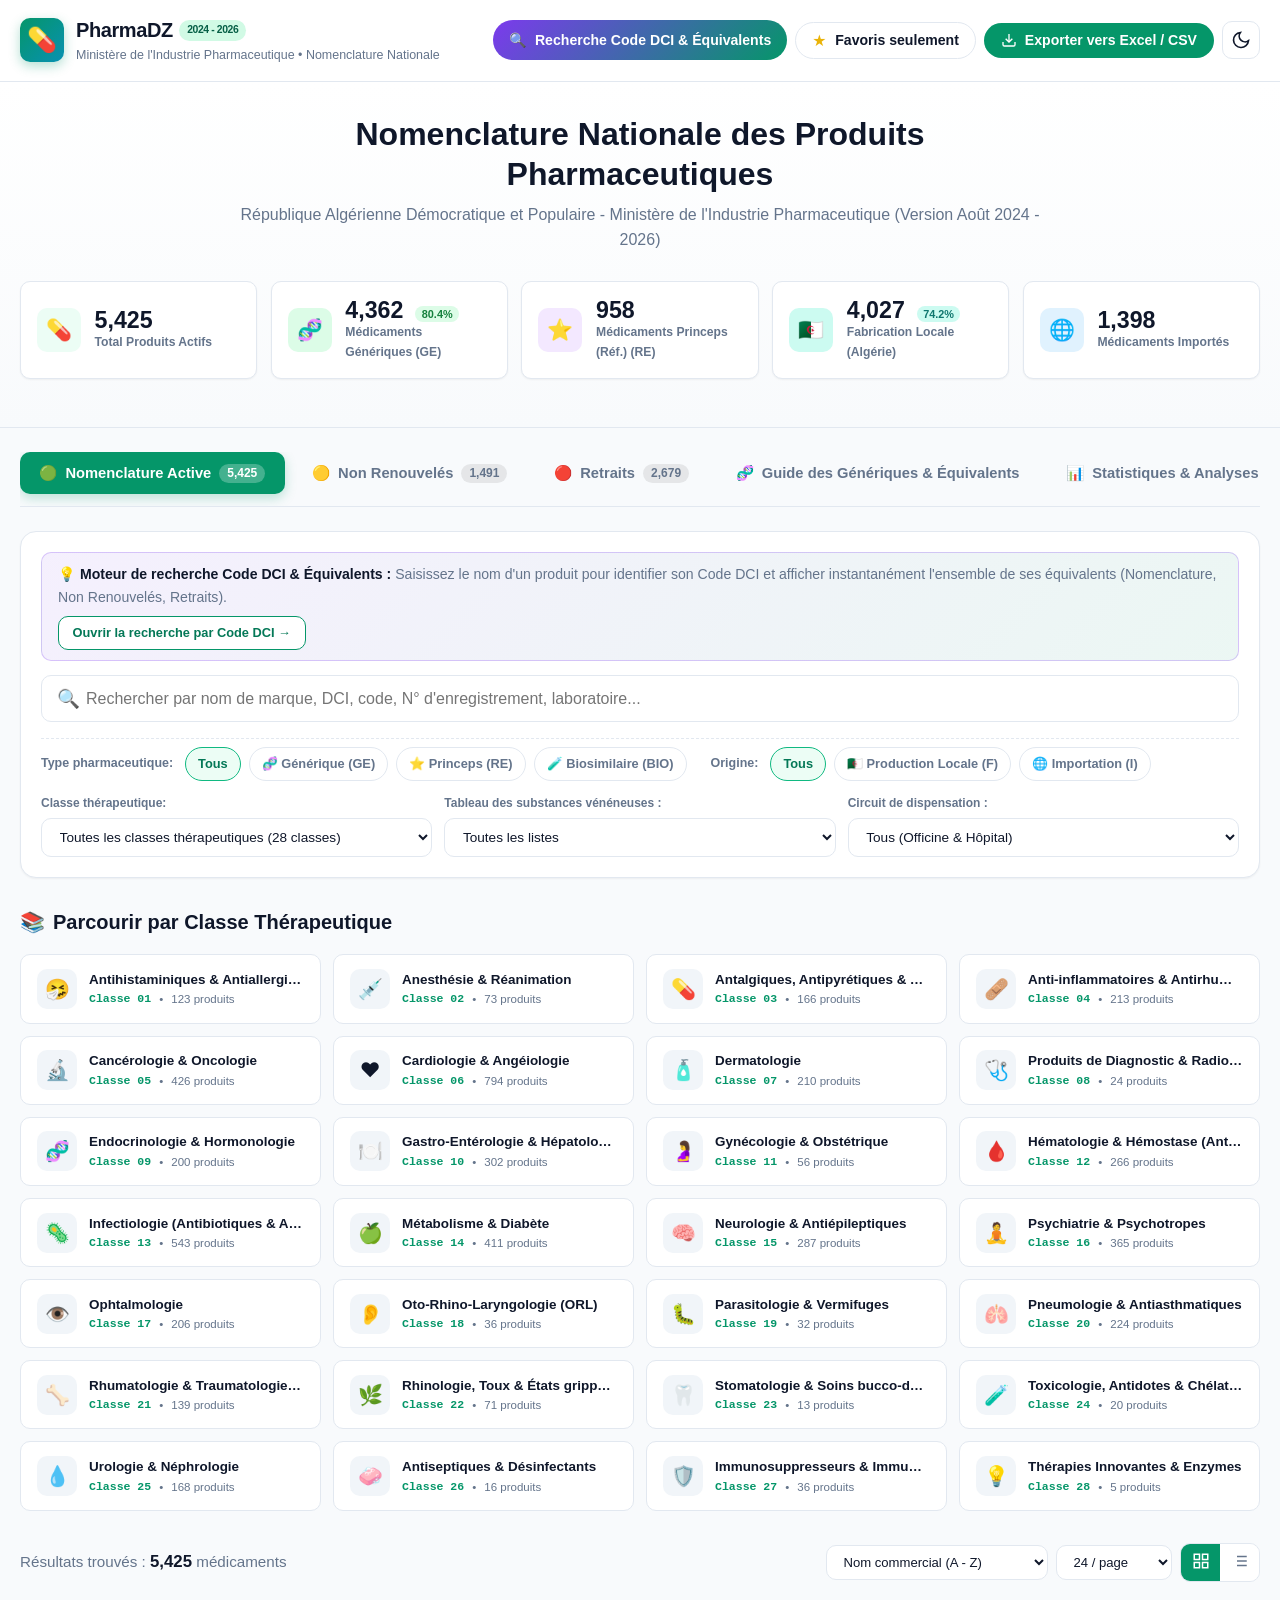
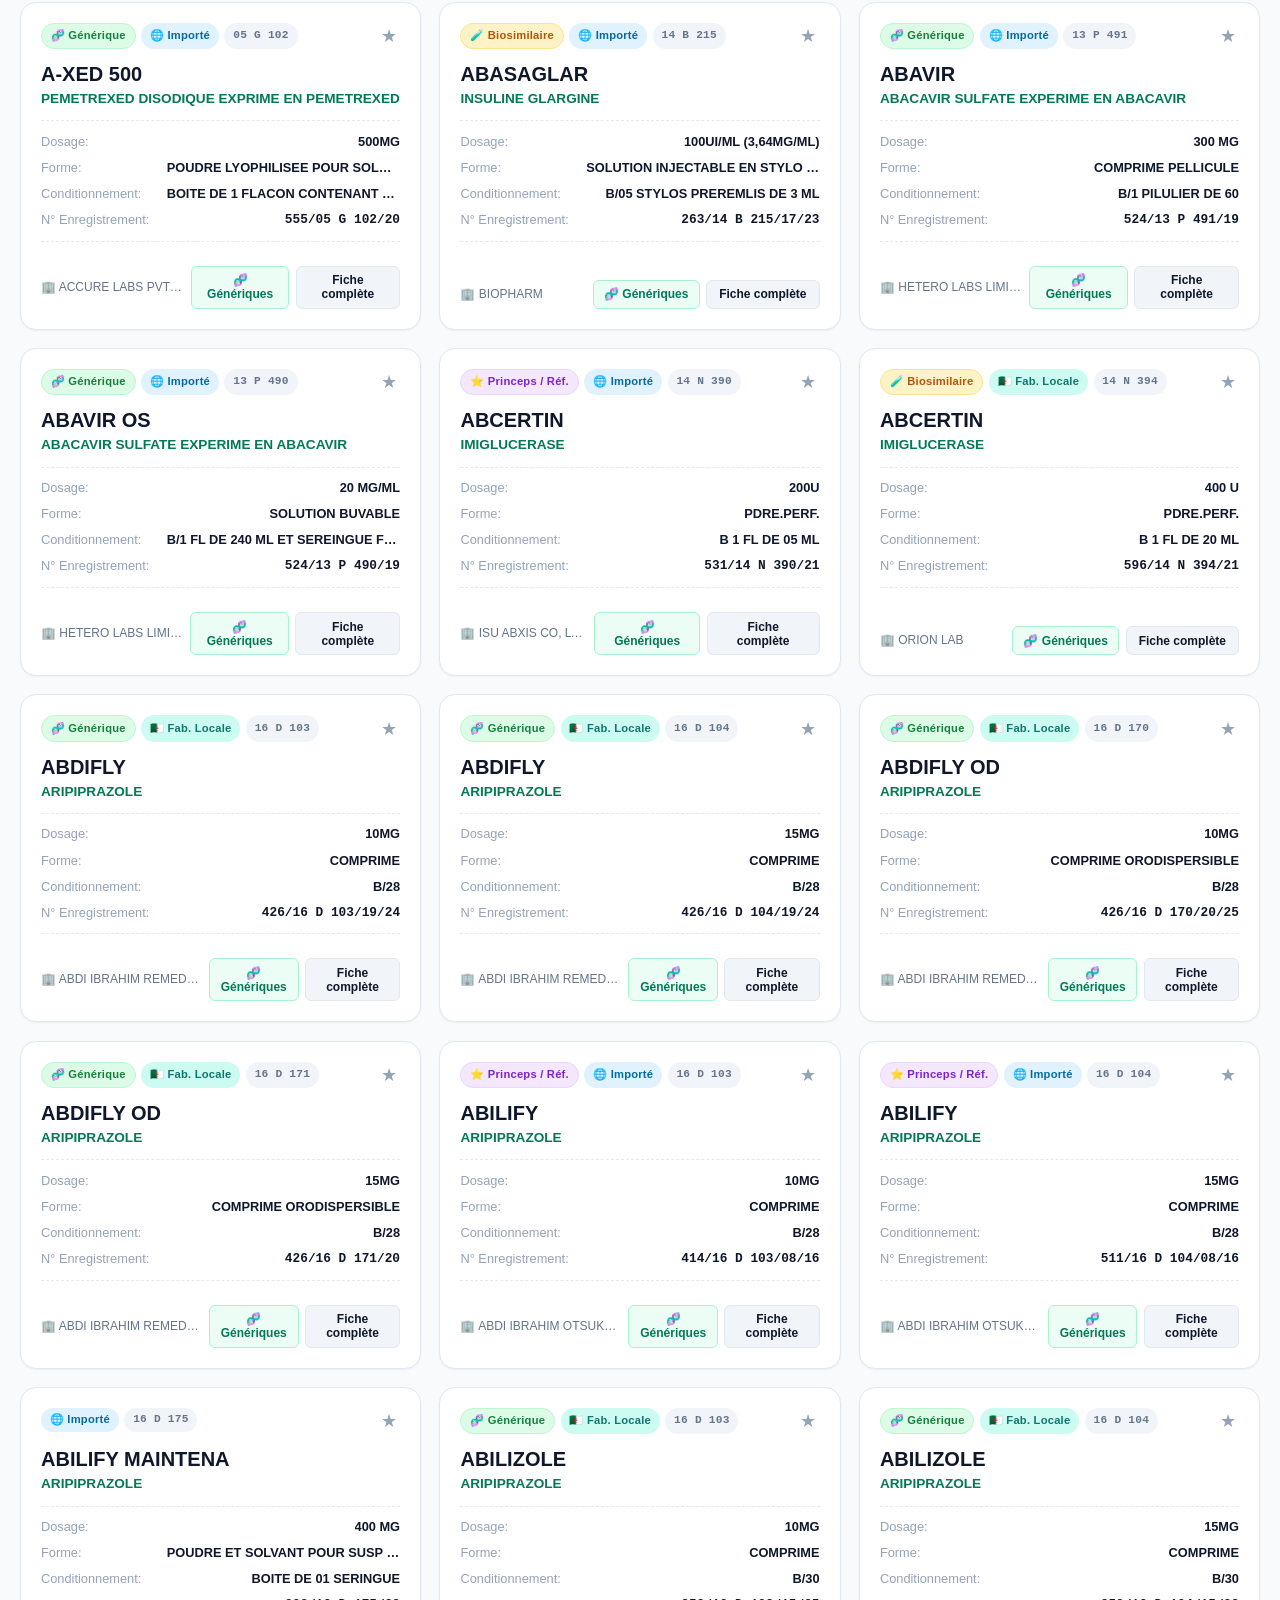
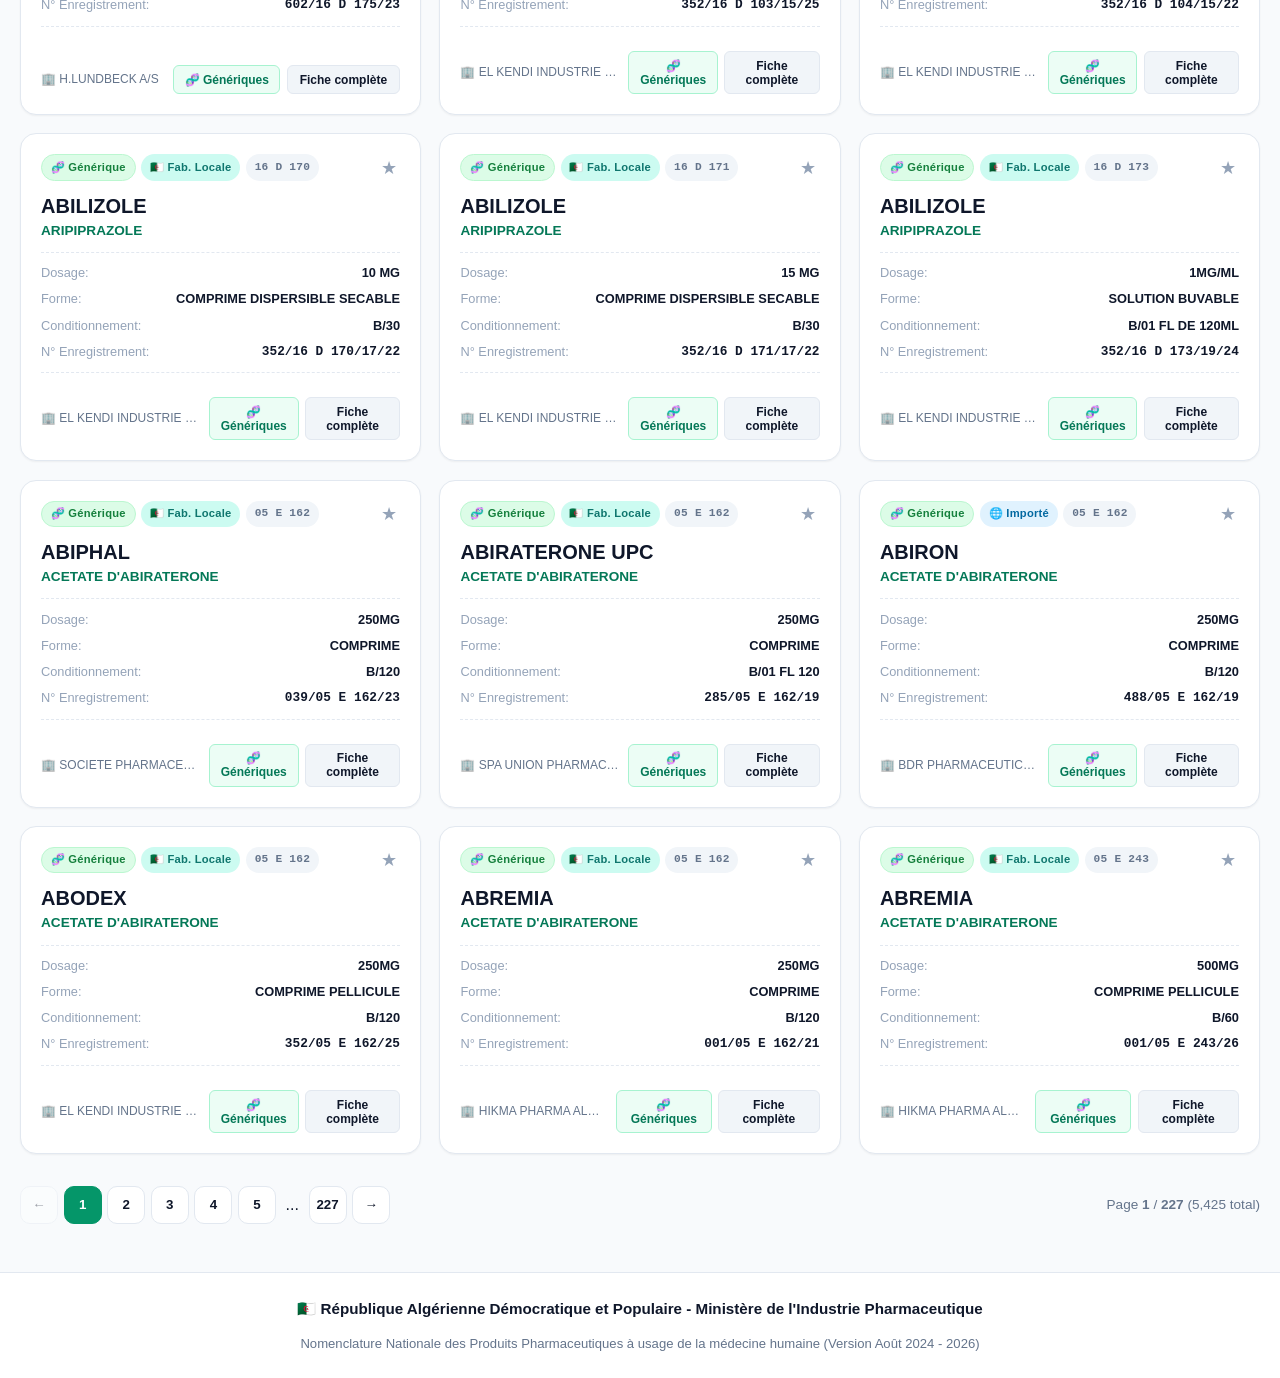
<file: index.html>
<!doctype html>
<html lang="fr" dir="ltr" data-theme="light">
  <head>
    <meta charset="UTF-8" />
    <meta name="viewport" content="width=device-width, initial-scale=1.0" />
    <title>PharmaDZ - Nomenclature Nationale des Produits Pharmaceutiques</title>
    <meta
      name="description"
      content="Plateforme officielle de consultation de la Nomenclature Nationale des Produits Pharmaceutiques en Algérie : classification thérapeutique, DCI, génériques et princeps."
    />

    <!-- Google Fonts: Inter -->
    <link rel="preconnect" href="https://fonts.googleapis.com" />
    <link rel="preconnect" href="https://fonts.gstatic.com" crossorigin />
    <link
      href="https://fonts.googleapis.com/css2?family=Inter:wght@400;500;600;700;800;900&display=swap"
      rel="stylesheet"
    />

    <!-- Main Stylesheet -->
    <link rel="stylesheet" href="css/style.css" />
  </head>
  <body>
    <!-- ================= Site Header ================= -->
    <header class="site-header">
      <div class="container header-inner">
        <div
          class="brand-wrapper"
          onclick="window.scrollTo({ top: 0, behavior: 'smooth' })"
        >
          <div class="brand-icon-box">💊</div>
          <div class="brand-text">
            <h1>
              <span>PharmaDZ</span>
              <span class="brand-badge">2024 - 2026</span>
            </h1>
            <p>
              Ministère de l'Industrie Pharmaceutique • Nomenclature Nationale
            </p>
          </div>
        </div>

        <div class="header-actions">
          <!-- Dedicated Alternatives & Generics Search Page Link -->
          <a
            href="search.html"
            class="btn btn-primary btn-pill"
            style="
              background: linear-gradient(135deg, #7c3aed, #059669);
              border: none;
              font-weight: 700;
            "
          >
            <span>🔍</span>
            <span>Recherche Code DCI & Équivalents</span>
          </a>

          <!-- Bookmark filter pill -->
          <button
            id="btn-fav-filter"
            class="btn btn-outline btn-pill"
            title="Afficher les favoris"
          >
            <span style="color: #eab308">★</span>
            <span data-i18n="favorites_only">Favoris</span>
          </button>

          <!-- CSV Export -->
          <button id="btn-export-csv" class="btn btn-primary btn-pill">
            <svg
              width="16"
              height="16"
              viewBox="0 0 24 24"
              fill="none"
              stroke="currentColor"
              stroke-width="2"
            >
              <path d="M21 15v4a2 2 0 0 1-2 2H5a2 2 0 0 1-2-2v-4"></path>
              <polyline points="7 10 12 15 17 10"></polyline>
              <line x1="12" y1="15" x2="12" y2="3"></line>
            </svg>
            <span data-i18n="export_csv">Exporter CSV</span>
          </button>

          <!-- Theme Toggle -->
          <button id="btn-theme-toggle" class="btn-icon" title="Changer de thème">
            <svg
              width="20"
              height="20"
              viewBox="0 0 24 24"
              fill="none"
              stroke="currentColor"
              stroke-width="2"
            >
              <path d="M21 12.79A9 9 0 1 1 11.21 3 7 7 0 0 0 21 12.79z"></path>
            </svg>
          </button>
        </div>
      </div>
    </header>

    <!-- ================= Hero & Summary Section ================= -->
    <section class="hero-section">
      <div class="container">
        <div class="hero-header">
          <h2 class="hero-title" data-i18n="site_title">
            Nomenclature Nationale des Produits Pharmaceutiques
          </h2>
          <p class="hero-subtitle" data-i18n="site_subtitle">
            République Algérienne Démocratique et Populaire - Ministère de l'Industrie Pharmaceutique (Version Août 2024 - 2026)
          </p>
        </div>

        <!-- Quick Metrics Grid -->
        <div id="stats-grid" class="stats-grid">
          <!-- Rendered dynamically by js/app.js -->
        </div>
      </div>
    </section>

    <!-- ================= Main Content Container ================= -->
    <main class="container" style="padding-top: 1.5rem">
      <!-- Top Navigation Tabs -->
      <nav class="main-tabs-bar">
        <button class="tab-btn active" data-tab="active">
          <span>🟢</span>
          <span data-i18n="active_tab">Nomenclature Active</span>
          <span class="tab-badge">5,425</span>
        </button>
        <button class="tab-btn" data-tab="non_renewed">
          <span>🟡</span>
          <span data-i18n="non_renewed_tab">Non Renouvelés</span>
          <span class="tab-badge">1,491</span>
        </button>
        <button class="tab-btn" data-tab="withdrawn">
          <span>🔴</span>
          <span data-i18n="withdrawn_tab">Retraits du Marché</span>
          <span class="tab-badge">2,679</span>
        </button>
        <button class="tab-btn" data-tab="generics_explorer">
          <span>🧬</span>
          <span data-i18n="generics_explorer_tab">Guide des Génériques & DCI</span>
        </button>
        <button class="tab-btn" data-tab="stats">
          <span>📊</span>
          <span data-i18n="stats_tab">Statistiques & Analyses</span>
        </button>
      </nav>

      <!-- Normal List View (Search, Filters, Categories, Grid) -->
      <div id="normal-view-container">
        <!-- Search & Filters Hub -->
        <div class="search-hub">
          <!-- Quick Switch to Dedicated Alternatives Page Banner -->
          <div
            style="
              display: flex;
              flex-wrap: wrap;
              justify-content: space-between;
              align-items: center;
              gap: 0.5rem;
              background: linear-gradient(
                135deg,
                rgba(124, 58, 237, 0.08),
                rgba(5, 150, 105, 0.08)
              );
              border: 1px solid rgba(124, 58, 237, 0.25);
              border-radius: var(--radius-md);
              padding: 0.65rem 1rem;
              margin-bottom: 0.85rem;
              font-size: 0.88rem;
            "
          >
            <div>
              <strong style="color: var(--text-main)">
                💡 Moteur de recherche Code DCI & Équivalents :
              </strong>
              <span style="color: var(--text-muted)">
                Saisissez le nom d'un produit pour identifier son Code DCI et afficher instantanément l'ensemble de ses équivalents (Nomenclature, Non Renouvelés, Retraits).
              </span>
            </div>
            <a
              href="search.html"
              class="btn btn-outline"
              style="
                padding: 0.35rem 0.85rem;
                font-size: 0.8rem;
                font-weight: bold;
                border-color: var(--primary-600);
                color: var(--primary-700);
                white-space: nowrap;
                text-decoration: none;
              "
            >
              Ouvrir la recherche par Code DCI →
            </a>
          </div>

          <!-- Main Search Bar -->
          <div class="search-primary-row">
            <div class="search-input-box">
              <span class="search-icon">🔍</span>
              <input
                type="text"
                id="search-input"
                class="search-input"
                placeholder="Rechercher par nom commercial, DCI, code, N° enregistrement, laboratoire..."
                autocomplete="off"
              />
              <button
                id="clear-search-btn"
                class="clear-search-btn"
                title="Effacer"
              >
                ✕
              </button>
            </div>
          </div>

          <!-- Quick Filter Pills: Type & Origin -->
          <div class="filter-pills-row">
            <span class="filter-group-label" data-i18n="type_label"
              >Type :</span
            >
            <span
              class="pill-filter active"
              data-filter-type="all"
              data-i18n="all"
              >Tous</span
            >
            <span class="pill-filter" data-filter-type="GE"
              >🧬 Générique (GE)</span
            >
            <span class="pill-filter" data-filter-type="RE"
              >⭐ Princeps (RE)</span
            >
            <span class="pill-filter" data-filter-type="BIO"
              >🧪 Biosimilaire (BIO)</span
            >

            <span
              class="filter-group-label"
              style="margin-left: 1rem"
              data-i18n="origin_label"
              >Origine :</span
            >
            <span
              class="pill-filter active"
              data-filter-origin="all"
              data-i18n="all"
              >Tous</span
            >
            <span class="pill-filter" data-filter-origin="F"
              >🇩🇿 Production Locale (F)</span
            >
            <span class="pill-filter" data-filter-origin="I"
              >🌐 Importation (I)</span
            >
          </div>

          <!-- Advanced Filter Selects (Category, List, Dispensation) -->
          <div class="filter-selects-row">
            <div class="filter-select-wrapper">
              <label
                for="cat-select"
                class="filter-select-label"
                data-i18n="category_label"
                >Classe Thérapeutique (28 classes) :</label
              >
              <select id="cat-select" class="filter-select">
                <option value="all">Toutes les classes thérapeutiques</option>
              </select>
            </div>

            <div class="filter-select-wrapper">
              <label for="list-select" class="filter-select-label"
                >Tableau des substances vénéneuses :</label
              >
              <select id="list-select" class="filter-select">
                <option value="all">Toutes les listes</option>
                <option value="LISTE I">Liste I</option>
                <option value="LISTE II">Liste II</option>
                <option value="STUPEFIANT">Stupéfiants</option>
              </select>
            </div>

            <div class="filter-select-wrapper">
              <label for="disp-select" class="filter-select-label"
                >Circuit de dispensation :</label
              >
              <select id="disp-select" class="filter-select">
                <option value="all">Tous (Officine & Hôpital)</option>
                <option value="OFF">Officine (OFF)</option>
                <option value="HOP">Hôpital (HOP)</option>
              </select>
            </div>
          </div>
        </div>

        <!-- Category Browser Cards Section -->
        <section class="categories-section">
          <div class="section-head">
            <h3 class="section-title">
              <span>📚</span>
              <span>Parcourir par Classe Thérapeutique</span>
            </h3>
          </div>
          <div id="cat-carousel" class="cat-carousel">
            <!-- Populated by js/app.js -->
          </div>
        </section>

        <!-- Results Toolbar (Count, Active Tags, Sort, View Toggle) -->
        <div class="results-toolbar">
          <div>
            <span id="results-count" class="results-count">
              <!-- Count inserted here -->
            </span>
            <div id="active-filter-tags" class="active-filters-tags"></div>
          </div>

          <div class="toolbar-controls">
            <!-- Sort Selector -->
            <select id="sort-select" class="sort-select">
              <option value="brand_asc">Nom commercial (A - Z)</option>
              <option value="brand_desc">Nom commercial (Z - A)</option>
              <option value="dci_asc">DCI (A - Z)</option>
              <option value="code">Code de la nomenclature</option>
              <option value="date">Date d'enregistrement récente</option>
            </select>

            <!-- Per Page Selector -->
            <div class="per-page-select-box">
              <select id="per-page-select" class="sort-select">
                <option value="24">24 / page</option>
                <option value="48">48 / page</option>
                <option value="96">96 / page</option>
                <option value="all">Afficher tout</option>
              </select>
            </div>

            <!-- View Mode Toggle -->
            <div class="view-toggle">
              <button
                class="view-btn active"
                data-view="grid"
                title="Affichage Grille"
              >
                <svg
                  width="18"
                  height="18"
                  viewBox="0 0 24 24"
                  fill="none"
                  stroke="currentColor"
                  stroke-width="2"
                >
                  <rect x="3" y="3" width="7" height="7"></rect>
                  <rect x="14" y="3" width="7" height="7"></rect>
                  <rect x="14" y="14" width="7" height="7"></rect>
                  <rect x="3" y="14" width="7" height="7"></rect>
                </svg>
              </button>
              <button
                class="view-btn"
                data-view="table"
                title="Affichage Tableau"
              >
                <svg
                  width="18"
                  height="18"
                  viewBox="0 0 24 24"
                  fill="none"
                  stroke="currentColor"
                  stroke-width="2"
                >
                  <line x1="8" y1="6" x2="21" y2="6"></line>
                  <line x1="8" y1="12" x2="21" y2="12"></line>
                  <line x1="8" y1="18" x2="21" y2="18"></line>
                  <line x1="3" y1="6" x2="3.01" y2="6"></line>
                  <line x1="3" y1="12" x2="3.01" y2="12"></line>
                  <line x1="3" y1="18" x2="3.01" y2="18"></line>
                </svg>
              </button>
            </div>
          </div>
        </div>

        <!-- Products Grid / Table Container -->
        <div id="products-container">
          <!-- Rendered by js/app.js -->
        </div>

        <!-- Pagination Container -->
        <div id="pagination-wrapper" class="pagination-wrapper">
          <!-- Rendered by js/app.js -->
        </div>
      </div>

      <!-- Generics Explorer View (Special Tab) -->
      <div id="explorer-view" style="display: none">
        <!-- Rendered by js/app.js -->
      </div>

      <!-- Statistics View (Special Tab) -->
      <div id="stats-view" style="display: none">
        <!-- Rendered by js/app.js -->
      </div>
    </main>

    <!-- ================= Product Detail Modal ================= -->
    <div id="product-modal" class="modal-overlay" role="dialog" aria-modal="true">
      <div class="modal-container">
        <div class="modal-header">
          <div class="modal-header-info">
            <h2 id="modal-brand-title">Nom de Marque</h2>
            <div id="modal-dci-subtitle" class="modal-dci">
              Dénomination Commune Internationale
            </div>
          </div>
          <button id="modal-close-btn" class="modal-close-btn" title="Fermer">
            ✕
          </button>
        </div>

        <div class="modal-body">
          <!-- 19 Full Attributes Grid -->
          <div id="modal-details-grid" class="detail-grid">
            <!-- Populated by js/app.js -->
          </div>

          <!-- Generic Equivalents Section -->
          <div class="modal-generics-section">
            <div class="modal-generics-head">
              <h4
                style="
                  font-size: 1rem;
                  font-weight: 700;
                  color: var(--text-main);
                  display: flex;
                  align-items: center;
                  gap: 0.4rem;
                "
              >
                <span>🧬</span>
                <span data-i18n="generic_alternatives_title"
                  >Génériques et équivalents avec la même DCI</span
                >
              </h4>
            </div>
            <div id="modal-generics-list" class="modal-generics-list">
              <!-- Populated by js/app.js -->
            </div>
          </div>
        </div>

        <div class="modal-footer">
          <button id="modal-print-btn" class="btn btn-outline">
            <svg
              width="16"
              height="16"
              viewBox="0 0 24 24"
              fill="none"
              stroke="currentColor"
              stroke-width="2"
            >
              <polyline points="6 9 6 2 18 2 18 9"></polyline>
              <path
                d="M6 18H4a2 2 0 0 1-2-2v-5a2 2 0 0 1 2-2h16a2 2 0 0 1 2 2v5a2 2 0 0 1-2 2h-2"
              ></path>
              <rect x="6" y="14" width="12" height="8"></rect>
            </svg>
            <span data-i18n="print_sheet">Imprimer la fiche technique</span>
          </button>

          <button
            class="btn btn-primary"
            onclick="
              document.getElementById('product-modal').classList.remove('open');
              document.body.style.overflow = '';
            "
          >
            <span data-i18n="close">Fermer</span>
          </button>
        </div>
      </div>
    </div>

    <!-- ================= Footer ================= -->
    <footer class="site-footer" style="margin-top: 2rem; padding-block: 1.5rem">
      <div class="container footer-content">
        <div style="font-weight: 700; font-size: 0.95rem; color: var(--text-main)">
          🇩🇿 République Algérienne Démocratique et Populaire - Ministère de l'Industrie Pharmaceutique
        </div>
        <div style="font-size: 0.82rem">
          Nomenclature Nationale des Produits Pharmaceutiques à usage de la médecine humaine (Version Août 2024 - 2026)
        </div>
      </div>
    </footer>

    <!-- Data Script -->
    <script src="data/medications_data.js"></script>

    <!-- Main Application Script -->
    <script src="js/app.js"></script>
  </body>
</html>
</file>
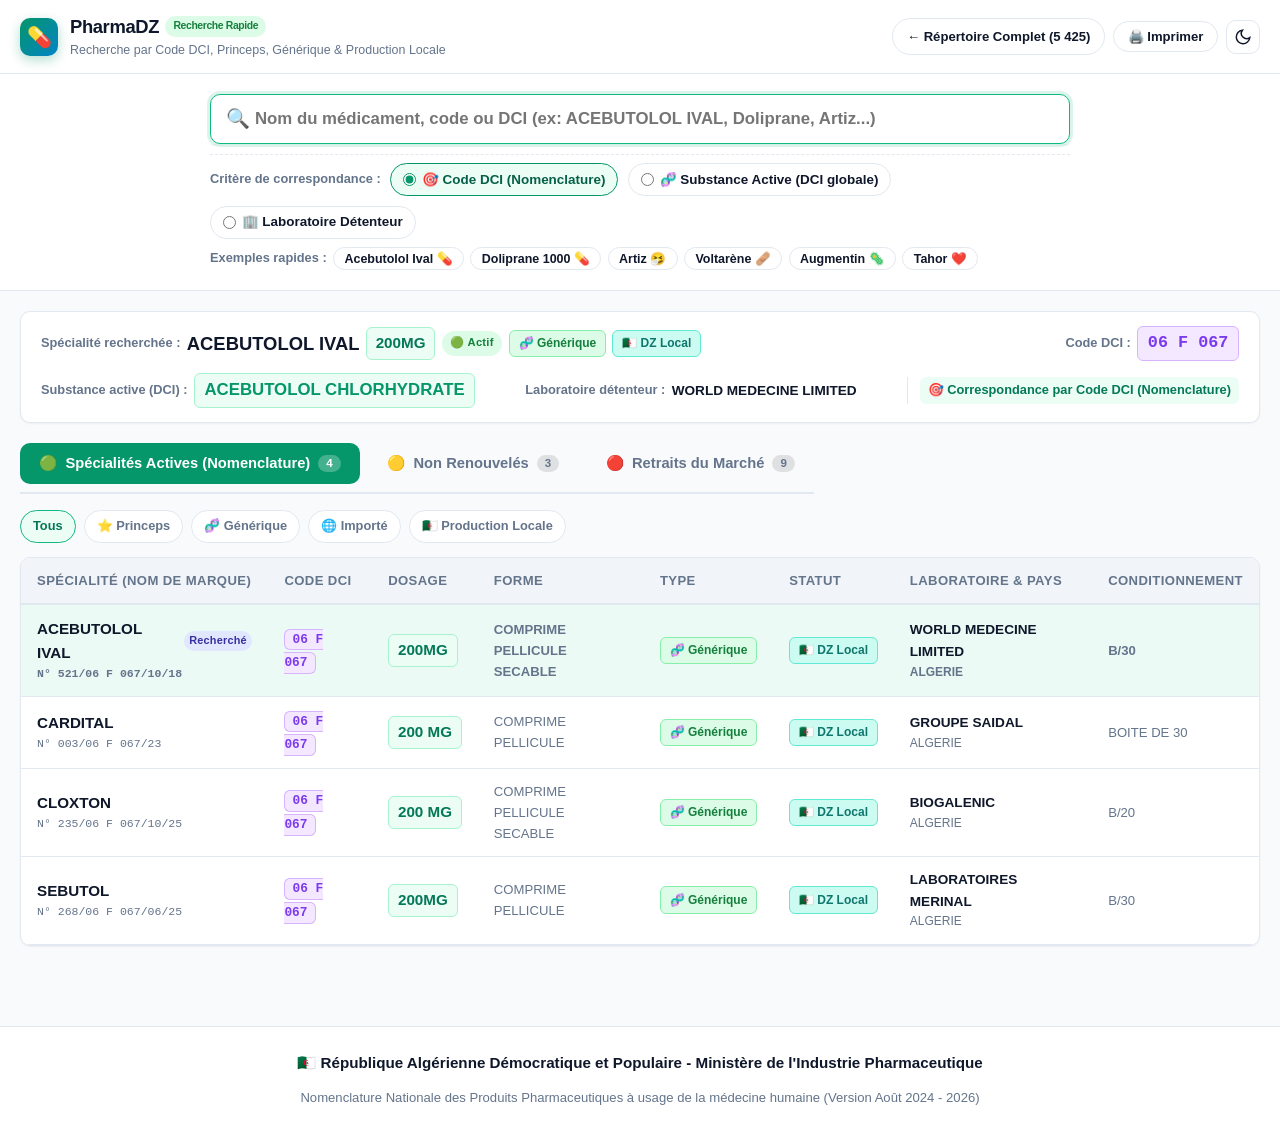
<file: search.html>
<!doctype html>
<html lang="fr" dir="ltr" data-theme="light">
  <head>
    <meta charset="UTF-8" />
    <meta name="viewport" content="width=device-width, initial-scale=1.0" />
    <title>Recherche Code DCI & Équivalents Thérapeutiques - PharmaDZ</title>
    <meta
      name="description"
      content="Moteur de recherche pharmaceutique : identification de la DCI, Code nomenclature, équivalents génériques et princeps du marché algérien."
    />

    <!-- Google Fonts: Inter -->
    <link rel="preconnect" href="https://fonts.googleapis.com" />
    <link rel="preconnect" href="https://fonts.gstatic.com" crossorigin />
    <link
      href="https://fonts.googleapis.com/css2?family=Inter:wght@400;500;600;700;800;900&display=swap"
      rel="stylesheet"
    />

    <!-- Main Stylesheet -->
    <link rel="stylesheet" href="css/style.css" />
  </head>
  <body>
    <!-- ================= Header ================= -->
    <header class="site-header">
      <div class="container header-inner" style="padding-block: 0.75rem">
        <div
          class="brand-wrapper"
          onclick="window.location.href = 'index.html'"
        >
          <div
            class="brand-icon-box"
            style="
              background: linear-gradient(135deg, #059669, #0284c7);
              width: 38px;
              height: 38px;
              font-size: 1.25rem;
            "
          >
            💊
          </div>
          <div class="brand-text">
            <h1 style="font-size: 1.15rem">
              <span>PharmaDZ</span>
              <span
                class="brand-badge"
                style="background: #dcfce7; color: #15803d"
                >Recherche Rapide</span
              >
            </h1>
            <p>
              Recherche par Code DCI, Princeps, Générique & Production Locale
            </p>
          </div>
        </div>

        <div class="header-actions">
          <!-- Back to Full Directory Link -->
          <a
            href="index.html"
            class="btn btn-outline btn-pill"
            style="
              font-weight: 700;
              font-size: 0.82rem;
              padding: 0.45rem 0.85rem;
            "
          >
            ← Répertoire Complet (5 425)
          </a>

          <!-- Print -->
          <button
            id="btn-print-report"
            class="btn btn-outline btn-pill"
            style="font-size: 0.82rem; padding: 0.45rem 0.85rem"
          >
            🖨️ Imprimer
          </button>

          <!-- Theme Toggle -->
          <button
            id="btn-theme-toggle"
            class="btn-icon"
            style="width: 34px; height: 34px"
            title="Changer de thème"
          >
            <svg
              width="18"
              height="18"
              viewBox="0 0 24 24"
              fill="none"
              stroke="currentColor"
              stroke-width="2"
            >
              <path d="M21 12.79A9 9 0 1 1 11.21 3 7 7 0 0 0 21 12.79z"></path>
            </svg>
          </button>
        </div>
      </div>
    </header>

    <!-- ================= Clean Minimal Search Bar ================= -->
    <section
      style="
        background: var(--bg-card);
        border-bottom: 1px solid var(--border-color);
        padding-block: 1.25rem;
      "
    >
      <div class="container" style="max-width: 900px">
        <div style="position: relative">
          <div class="search-input-box" style="box-shadow: var(--shadow-sm)">
            <span class="search-icon" style="font-size: 1.2rem">🔍</span>
            <input
              type="text"
              id="search-input"
              class="search-input"
              style="
                font-size: 1.05rem;
                padding-block: 0.85rem;
                font-weight: 600;
              "
              placeholder="Nom du médicament, code ou DCI (ex: ACEBUTOLOL IVAL, Doliprane, Artiz...)"
              autocomplete="off"
              autofocus
            />
            <button id="clear-search-btn" class="clear-search-btn" title="Effacer">
              ✕
            </button>
          </div>

          <!-- Autocomplete Suggestions Dropdown -->
          <div id="search-dropdown" class="search-dropdown-menu"></div>
        </div>

        <!-- Search Mode Bar (Code DCI vs DCI vs Lab) -->
        <div
          class="search-mode-bar"
          style="
            display: flex;
            flex-wrap: wrap;
            align-items: center;
            gap: 0.6rem;
            margin-top: 0.65rem;
            padding-top: 0.5rem;
            border-top: 1px dashed var(--border-color);
          "
        >
          <span style="font-size: 0.8rem; font-weight: 700; color: var(--text-muted)">
            Critère de correspondance :
          </span>
          <label class="mode-label">
            <input
              type="radio"
              name="search-mode"
              value="code"
              checked
              style="accent-color: var(--primary-600); cursor: pointer"
            />
            <span>🎯 Code DCI (Nomenclature)</span>
          </label>
          <label class="mode-label">
            <input
              type="radio"
              name="search-mode"
              value="dci"
              style="accent-color: var(--primary-600); cursor: pointer"
            />
            <span>🧬 Substance Active (DCI globale)</span>
          </label>
          <label class="mode-label">
            <input
              type="radio"
              name="search-mode"
              value="lab"
              style="accent-color: var(--primary-600); cursor: pointer"
            />
            <span>🏢 Laboratoire Détenteur</span>
          </label>
        </div>

        <!-- Quick Suggestions Chips -->
        <div class="suggestions-bar" style="margin-top: 0.5rem">
          <span style="font-weight: 600">Exemples rapides :</span>
          <button class="suggestion-chip" data-suggest="ACEBUTOLOL IVAL">
            Acebutolol Ival 💊
          </button>
          <button class="suggestion-chip" data-suggest="DOLIPRANE 1000">
            Doliprane 1000 💊
          </button>
          <button class="suggestion-chip" data-suggest="ARTIZ">Artiz 🤧</button>
          <button class="suggestion-chip" data-suggest="VOLTARENE">
            Voltarène 🩹
          </button>
          <button class="suggestion-chip" data-suggest="AUGMENTIN">
            Augmentin 🦠
          </button>
          <button class="suggestion-chip" data-suggest="TAHOR">Tahor ❤️</button>
        </div>
      </div>
    </section>

    <!-- ================= Main Content Container ================= -->
    <main class="container" style="padding-top: 1.25rem; padding-bottom: 3rem">
      <!-- Minimalist Summary Strip -->
      <div id="summary-bar-container">
        <!-- Populated by js/search_page.js -->
      </div>

      <!-- Results Section (Rows only, No Cards) -->
      <section id="alts-section" style="display: none">
        <!-- Sub-Tabs Bar: Nomenclature vs Non Renouvelés vs Retraits -->
        <div class="alts-header-bar" style="margin-bottom: 0.85rem">
          <div class="alts-subtabs-nav">
            <button class="alts-tab-btn active" data-tab="active">
              <span>🟢</span>
              <span>Spécialités Actives (Nomenclature)</span>
              <span id="badge-count-active" class="badge-count">0</span>
            </button>
            <button class="alts-tab-btn" data-tab="non_renewed">
              <span>🟡</span>
              <span>Non Renouvelés</span>
              <span id="badge-count-non-renewed" class="badge-count">0</span>
            </button>
            <button class="alts-tab-btn" data-tab="withdrawn">
              <span>🔴</span>
              <span>Retraits du Marché</span>
              <span id="badge-count-withdrawn" class="badge-count">0</span>
            </button>
          </div>

          <!-- Quick Filter Pills -->
          <div class="filter-pills-row" style="border: none; padding: 0">
            <span class="pill-filter active" data-alt-filter="all">Tous</span>
            <span class="pill-filter" data-alt-filter="RE">⭐ Princeps</span>
            <span class="pill-filter" data-alt-filter="GE">🧬 Générique</span>
            <span class="pill-filter" data-alt-filter="I">🌐 Importé</span>
            <span class="pill-filter" data-alt-filter="F">🇩🇿 Production Locale</span>
          </div>
        </div>

        <!-- Minimal Rows Table Container -->
        <div class="minimal-table-box">
          <table class="minimal-rows-table">
            <thead>
              <tr>
                <th style="min-width: 140px">Spécialité (Nom de marque)</th>
                <th>Code DCI</th>
                <th>Dosage</th>
                <th>Forme</th>
                <th>Type</th>
                <th>Statut</th>
                <th>Laboratoire & Pays</th>
                <th>Conditionnement</th>
                <th id="th-extra" style="display: none">Motif & Date de Retrait</th>
              </tr>
            </thead>
            <tbody id="minimal-rows-tbody">
              <!-- Rows rendered by js/search_page.js -->
            </tbody>
          </table>
        </div>
      </section>
    </main>

    <!-- ================= Footer ================= -->
    <footer class="site-footer" style="margin-top: 2rem; padding-block: 1.5rem">
      <div class="container footer-content">
        <div style="font-weight: 700; font-size: 0.95rem; color: var(--text-main)">
          🇩🇿 République Algérienne Démocratique et Populaire - Ministère de l'Industrie Pharmaceutique
        </div>
        <div style="font-size: 0.82rem">
          Nomenclature Nationale des Produits Pharmaceutiques à usage de la médecine humaine (Version Août 2024 - 2026)
        </div>
      </div>
    </footer>

    <!-- Data Script -->
    <script src="data/medications_data.js"></script>

    <!-- Search Page Script -->
    <script src="js/search_page.js"></script>
  </body>
</html>
</file>
<file: css/style.css>
/* ==========================================================================
   PharmaDZ - Modern Pharmaceutical Nomenclature Web Application
   CSS Stylesheet with Dark Mode, Responsive Design & RTL/LTR Support
   ========================================================================== */

:root {
  --font-sans: 'Inter', -apple-system, BlinkMacSystemFont, 'Segoe UI', Roboto, Helvetica, Arial, sans-serif;
  --font-arabic: 'Cairo', 'Segoe UI', Tahoma, sans-serif;
  
  /* Primary Emerald/Teal Medical Palette */
  --primary-50: #ecfdf5;
  --primary-100: #d1fae5;
  --primary-200: #a7f3d0;
  --primary-500: #10b981;
  --primary-600: #059669;
  --primary-700: #047857;
  --primary-800: #065f46;
  
  /* Accent Colors */
  --accent-cyan: #0891b2;
  --accent-blue: #2563eb;
  --accent-purple: #7c3aed;
  --accent-amber: #d97706;
  --accent-rose: #e11d48;
  
  /* Light Theme Variables */
  --bg-page: #f8fafc;
  --bg-card: #ffffff;
  --bg-subtle: #f1f5f9;
  --bg-input: #ffffff;
  --border-color: #e2e8f0;
  --border-focus: #10b981;
  
  --text-main: #0f172a;
  --text-muted: #64748b;
  --text-light: #94a3b8;
  --text-on-primary: #ffffff;
  
  --shadow-sm: 0 1px 2px 0 rgb(0 0 0 / 0.05);
  --shadow-md: 0 4px 6px -1px rgb(0 0 0 / 0.1), 0 2px 4px -2px rgb(0 0 0 / 0.1);
  --shadow-lg: 0 10px 15px -3px rgb(0 0 0 / 0.1), 0 4px 6px -4px rgb(0 0 0 / 0.1);
  --shadow-xl: 0 20px 25px -5px rgb(0 0 0 / 0.1), 0 8px 10px -6px rgb(0 0 0 / 0.1);
  
  --radius-sm: 6px;
  --radius-md: 10px;
  --radius-lg: 16px;
  --radius-full: 9999px;
  
  --transition: all 0.2s cubic-bezier(0.4, 0, 0.2, 1);
}

[data-theme="dark"] {
  --bg-page: #0b1120;
  --bg-card: #151f32;
  --bg-subtle: #1e293b;
  --bg-input: #1a2438;
  --border-color: #24344d;
  --border-focus: #34d399;
  
  --text-main: #f8fafc;
  --text-muted: #94a3b8;
  --text-light: #64748b;
  
  --shadow-sm: 0 1px 2px 0 rgb(0 0 0 / 0.4);
  --shadow-md: 0 4px 6px -1px rgb(0 0 0 / 0.4);
  --shadow-lg: 0 10px 15px -3px rgb(0 0 0 / 0.5);
  --shadow-xl: 0 20px 25px -5px rgb(0 0 0 / 0.6);
}

/* Base Reset & Setup */
*, *::before, *::after {
  box-sizing: border-box;
  margin: 0;
  padding: 0;
}

body {
  font-family: var(--font-arabic), var(--font-sans);
  background-color: var(--bg-page);
  color: var(--text-main);
  line-height: 1.6;
  min-height: 100vh;
  transition: background-color 0.3s ease, color 0.3s ease;
  overflow-x: hidden;
}

/* Direction Specifics */
[dir="rtl"] {
  text-align: right;
}
[dir="ltr"] {
  text-align: left;
  font-family: var(--font-sans), var(--font-arabic);
}

/* Container */
.container {
  width: 100%;
  max-width: 1380px;
  margin-inline: auto;
  padding-inline: 1.25rem;
}

/* ==========================================================================
   Header & Navigation
   ========================================================================== */
.site-header {
  background: var(--bg-card);
  border-bottom: 1px solid var(--border-color);
  position: sticky;
  top: 0;
  z-index: 50;
  backdrop-filter: blur(12px);
  -webkit-backdrop-filter: blur(12px);
}

.header-inner {
  display: flex;
  align-items: center;
  justify-content: space-between;
  padding-block: 0.9rem;
  gap: 1rem;
}

.brand-wrapper {
  display: flex;
  align-items: center;
  gap: 0.75rem;
  text-decoration: none;
  color: inherit;
  cursor: pointer;
}

.brand-icon-box {
  width: 44px;
  height: 44px;
  border-radius: var(--radius-md);
  background: linear-gradient(135deg, var(--primary-600), var(--accent-cyan));
  display: flex;
  align-items: center;
  justify-content: center;
  color: white;
  box-shadow: 0 4px 12px rgba(5, 150, 105, 0.3);
  font-size: 1.5rem;
}

.brand-text h1 {
  font-size: 1.25rem;
  font-weight: 800;
  letter-spacing: -0.02em;
  color: var(--text-main);
  display: flex;
  align-items: center;
  gap: 0.4rem;
}

.brand-badge {
  font-size: 0.65rem;
  background: var(--primary-100);
  color: var(--primary-800);
  padding: 0.15rem 0.5rem;
  border-radius: var(--radius-full);
  font-weight: 700;
}

[data-theme="dark"] .brand-badge {
  background: rgba(16, 185, 129, 0.2);
  color: #34d399;
}

.brand-text p {
  font-size: 0.78rem;
  color: var(--text-muted);
}

.header-actions {
  display: flex;
  align-items: center;
  gap: 0.5rem;
}

/* Action Buttons */
.btn-icon {
  width: 38px;
  height: 38px;
  border-radius: var(--radius-md);
  border: 1px solid var(--border-color);
  background: var(--bg-card);
  color: var(--text-main);
  display: inline-flex;
  align-items: center;
  justify-content: center;
  cursor: pointer;
  transition: var(--transition);
}

.btn-icon:hover {
  background: var(--bg-subtle);
  border-color: var(--primary-500);
  color: var(--primary-600);
}

.btn {
  display: inline-flex;
  align-items: center;
  justify-content: center;
  gap: 0.5rem;
  padding: 0.55rem 1rem;
  font-size: 0.88rem;
  font-weight: 600;
  border-radius: var(--radius-md);
  cursor: pointer;
  border: 1px solid transparent;
  transition: var(--transition);
  text-decoration: none;
  font-family: inherit;
}

.btn-primary {
  background: var(--primary-600);
  color: white;
}
.btn-primary:hover {
  background: var(--primary-700);
  box-shadow: 0 4px 12px rgba(5, 150, 105, 0.3);
}

.btn-outline {
  border-color: var(--border-color);
  background: var(--bg-card);
  color: var(--text-main);
}
.btn-outline:hover {
  background: var(--bg-subtle);
  border-color: var(--text-muted);
}

.btn-pill {
  border-radius: var(--radius-full);
}

/* ==========================================================================
   Hero & Key Stats
   ========================================================================== */
.hero-section {
  background: linear-gradient(180deg, var(--bg-card) 0%, var(--bg-page) 100%);
  padding-block: 2rem 1.5rem;
  border-bottom: 1px solid var(--border-color);
}

.hero-header {
  text-align: center;
  max-width: 820px;
  margin-inline: auto;
  margin-bottom: 1.75rem;
}

.hero-title {
  font-size: 2rem;
  font-weight: 800;
  color: var(--text-main);
  margin-bottom: 0.5rem;
  line-height: 1.25;
}

.hero-subtitle {
  font-size: 1rem;
  color: var(--text-muted);
}

/* Stats Cards Grid */
.stats-grid {
  display: grid;
  grid-template-columns: repeat(auto-fit, minmax(180px, 1fr));
  gap: 0.85rem;
  margin-bottom: 1.5rem;
}

.stat-card {
  background: var(--bg-card);
  border: 1px solid var(--border-color);
  border-radius: var(--radius-md);
  padding: 1rem;
  display: flex;
  align-items: center;
  gap: 0.85rem;
  transition: var(--transition);
  box-shadow: var(--shadow-sm);
  cursor: pointer;
}

.stat-card:hover {
  transform: translateY(-2px);
  box-shadow: var(--shadow-md);
  border-color: var(--primary-500);
}

.stat-icon {
  width: 44px;
  height: 44px;
  border-radius: var(--radius-md);
  display: flex;
  align-items: center;
  justify-content: center;
  font-size: 1.3rem;
  flex-shrink: 0;
}

.stat-val {
  font-size: 1.45rem;
  font-weight: 800;
  line-height: 1.1;
  color: var(--text-main);
}

.stat-label {
  font-size: 0.76rem;
  color: var(--text-muted);
  font-weight: 600;
}

.stat-pill {
  font-size: 0.68rem;
  font-weight: 700;
  padding: 0.1rem 0.4rem;
  border-radius: var(--radius-full);
  margin-inline-start: 0.35rem;
}

/* ==========================================================================
   Navigation Tabs (Active, Non-renewed, Withdrawn, Generics)
   ========================================================================== */
.main-tabs-bar {
  display: flex;
  align-items: center;
  gap: 0.5rem;
  margin-bottom: 1.5rem;
  border-bottom: 1px solid var(--border-color);
  padding-bottom: 0.75rem;
  overflow-x: auto;
  scrollbar-width: none;
}
.main-tabs-bar::-webkit-scrollbar {
  display: none;
}

.tab-btn {
  display: inline-flex;
  align-items: center;
  gap: 0.5rem;
  padding: 0.65rem 1.15rem;
  border-radius: var(--radius-md);
  font-size: 0.92rem;
  font-weight: 700;
  border: 1px solid transparent;
  background: transparent;
  color: var(--text-muted);
  cursor: pointer;
  transition: var(--transition);
  white-space: nowrap;
  font-family: inherit;
}

.tab-btn:hover {
  background: var(--bg-subtle);
  color: var(--text-main);
}

.tab-btn.active {
  background: var(--primary-600);
  color: white;
  box-shadow: 0 4px 12px rgba(5, 150, 105, 0.25);
}

.tab-btn .tab-badge {
  background: rgba(0, 0, 0, 0.08);
  font-size: 0.75rem;
  padding: 0.15rem 0.5rem;
  border-radius: var(--radius-full);
}
.tab-btn.active .tab-badge {
  background: rgba(255, 255, 255, 0.25);
  color: white;
}

/* ==========================================================================
   Search & Filter Hub
   ========================================================================== */
.search-hub {
  background: var(--bg-card);
  border: 1px solid var(--border-color);
  border-radius: var(--radius-lg);
  padding: 1.25rem;
  margin-bottom: 1.75rem;
  box-shadow: var(--shadow-sm);
}

.search-primary-row {
  display: flex;
  gap: 0.75rem;
  align-items: center;
  margin-bottom: 1rem;
}

.search-input-box {
  position: relative;
  flex: 1;
}

.search-input-box .search-icon {
  position: absolute;
  top: 50%;
  transform: translateY(-50%);
  inset-inline-start: 1rem;
  color: var(--text-muted);
  pointer-events: none;
  font-size: 1.15rem;
}

.search-input {
  width: 100%;
  padding: 0.85rem 1rem;
  padding-inline-start: 2.75rem;
  padding-inline-end: 2.5rem;
  font-size: 1rem;
  font-family: inherit;
  border-radius: var(--radius-md);
  border: 1px solid var(--border-color);
  background: var(--bg-input);
  color: var(--text-main);
  outline: none;
  transition: var(--transition);
}

.search-input:focus {
  border-color: var(--border-focus);
  box-shadow: 0 0 0 3px rgba(16, 185, 129, 0.15);
}

.clear-search-btn {
  position: absolute;
  top: 50%;
  transform: translateY(-50%);
  inset-inline-end: 0.75rem;
  background: transparent;
  border: none;
  color: var(--text-muted);
  cursor: pointer;
  padding: 0.25rem;
  border-radius: 50%;
  display: none;
}
.clear-search-btn:hover {
  color: var(--accent-rose);
}

/* Quick Filter Badges Bar */
.filter-pills-row {
  display: flex;
  flex-wrap: wrap;
  align-items: center;
  gap: 0.5rem;
  padding-top: 0.5rem;
  border-top: 1px dashed var(--border-color);
}

.filter-group-label {
  font-size: 0.78rem;
  font-weight: 700;
  color: var(--text-muted);
  margin-inline-end: 0.25rem;
}

.pill-filter {
  display: inline-flex;
  align-items: center;
  gap: 0.35rem;
  padding: 0.35rem 0.75rem;
  border-radius: var(--radius-full);
  font-size: 0.8rem;
  font-weight: 600;
  border: 1px solid var(--border-color);
  background: var(--bg-card);
  color: var(--text-muted);
  cursor: pointer;
  transition: var(--transition);
  user-select: none;
}

.pill-filter:hover {
  border-color: var(--primary-500);
  color: var(--text-main);
  background: var(--bg-subtle);
}

.pill-filter.active {
  background: var(--primary-50);
  border-color: var(--primary-500);
  color: var(--primary-700);
  font-weight: 700;
}

[data-theme="dark"] .pill-filter.active {
  background: rgba(16, 185, 129, 0.15);
  border-color: #10b981;
  color: #34d399;
}

/* Advanced Filter Row (Select dropdowns) */
.filter-selects-row {
  display: grid;
  grid-template-columns: repeat(auto-fit, minmax(200px, 1fr));
  gap: 0.75rem;
  margin-top: 0.85rem;
}

.filter-select-wrapper {
  display: flex;
  flex-direction: column;
  gap: 0.25rem;
}

.filter-select-label {
  font-size: 0.75rem;
  font-weight: 700;
  color: var(--text-muted);
}

.filter-select {
  padding: 0.65rem 0.85rem;
  border-radius: var(--radius-md);
  border: 1px solid var(--border-color);
  background: var(--bg-input);
  color: var(--text-main);
  font-size: 0.85rem;
  font-family: inherit;
  outline: none;
  cursor: pointer;
}

.filter-select:focus {
  border-color: var(--border-focus);
}

/* ==========================================================================
   Category Browser (Accordion / Cards Carousel)
   ========================================================================== */
.categories-section {
  margin-bottom: 2rem;
}

.section-head {
  display: flex;
  align-items: center;
  justify-content: space-between;
  margin-bottom: 1rem;
}

.section-title {
  font-size: 1.25rem;
  font-weight: 800;
  display: flex;
  align-items: center;
  gap: 0.5rem;
}

.cat-carousel {
  display: grid;
  grid-template-columns: repeat(auto-fill, minmax(240px, 1fr));
  gap: 0.75rem;
}

.cat-card {
  background: var(--bg-card);
  border: 1px solid var(--border-color);
  border-radius: var(--radius-md);
  padding: 0.85rem 1rem;
  cursor: pointer;
  transition: var(--transition);
  display: flex;
  align-items: center;
  gap: 0.75rem;
  user-select: none;
}

.cat-card:hover {
  border-color: var(--primary-500);
  background: var(--bg-subtle);
  transform: translateY(-2px);
  box-shadow: var(--shadow-md);
}

.cat-card.active {
  border-color: var(--primary-600);
  background: var(--primary-50);
  box-shadow: 0 0 0 2px var(--primary-500);
}

[data-theme="dark"] .cat-card.active {
  background: rgba(16, 185, 129, 0.15);
  border-color: #10b981;
}

.cat-icon-wrap {
  width: 40px;
  height: 40px;
  border-radius: var(--radius-md);
  background: var(--bg-subtle);
  display: flex;
  align-items: center;
  justify-content: center;
  font-size: 1.25rem;
  flex-shrink: 0;
}

.cat-info {
  flex: 1;
  min-width: 0;
}

.cat-name {
  font-size: 0.84rem;
  font-weight: 700;
  white-space: nowrap;
  overflow: hidden;
  text-overflow: ellipsis;
  color: var(--text-main);
}

.cat-meta {
  display: flex;
  align-items: center;
  gap: 0.5rem;
  font-size: 0.72rem;
  color: var(--text-muted);
}

.cat-code-badge {
  font-family: monospace;
  font-weight: 700;
  color: var(--primary-600);
}

/* ==========================================================================
   Toolbar (Count, View Mode, Sorting, Export)
   ========================================================================== */
.results-toolbar {
  display: flex;
  flex-wrap: wrap;
  align-items: center;
  justify-content: space-between;
  gap: 1rem;
  margin-bottom: 1.25rem;
}

.results-count {
  font-size: 0.95rem;
  color: var(--text-muted);
}

.results-count strong {
  color: var(--text-main);
  font-size: 1.05rem;
}

.active-filters-tags {
  display: inline-flex;
  flex-wrap: wrap;
  gap: 0.35rem;
  margin-inline-start: 0.5rem;
}

.filter-tag {
  background: var(--primary-100);
  color: var(--primary-800);
  font-size: 0.72rem;
  font-weight: 700;
  padding: 0.15rem 0.5rem;
  border-radius: var(--radius-full);
  display: inline-flex;
  align-items: center;
  gap: 0.3rem;
}
[data-theme="dark"] .filter-tag {
  background: rgba(16, 185, 129, 0.2);
  color: #34d399;
}

.filter-tag button {
  background: transparent;
  border: none;
  cursor: pointer;
  color: inherit;
  font-weight: bold;
}

.toolbar-controls {
  display: flex;
  align-items: center;
  gap: 0.5rem;
}

.sort-select {
  padding: 0.5rem 0.75rem;
  border-radius: var(--radius-md);
  border: 1px solid var(--border-color);
  background: var(--bg-card);
  color: var(--text-main);
  font-size: 0.82rem;
  font-family: inherit;
  cursor: pointer;
}

.view-toggle {
  display: inline-flex;
  border: 1px solid var(--border-color);
  border-radius: var(--radius-md);
  overflow: hidden;
}

.view-btn {
  background: var(--bg-card);
  border: none;
  padding: 0.5rem 0.65rem;
  color: var(--text-muted);
  cursor: pointer;
  transition: var(--transition);
}

.view-btn.active {
  background: var(--primary-600);
  color: white;
}

/* ==========================================================================
   Product Cards Grid (Default View)
   ========================================================================== */
.products-grid {
  display: grid;
  grid-template-columns: repeat(auto-fill, minmax(320px, 1fr));
  gap: 1.15rem;
  margin-bottom: 2rem;
}

.product-card {
  background: var(--bg-card);
  border: 1px solid var(--border-color);
  border-radius: var(--radius-lg);
  padding: 1.25rem;
  display: flex;
  flex-direction: column;
  justify-content: space-between;
  transition: var(--transition);
  position: relative;
  box-shadow: var(--shadow-sm);
}

.product-card:hover {
  transform: translateY(-3px);
  border-color: var(--primary-500);
  box-shadow: var(--shadow-lg);
}

.card-top {
  display: flex;
  align-items: flex-start;
  justify-content: space-between;
  gap: 0.5rem;
  margin-bottom: 0.75rem;
}

.card-badges {
  display: flex;
  flex-wrap: wrap;
  gap: 0.35rem;
}

/* Pharmaceutical Badges */
.badge {
  font-size: 0.7rem;
  font-weight: 700;
  padding: 0.2rem 0.55rem;
  border-radius: var(--radius-full);
  display: inline-flex;
  align-items: center;
  gap: 0.25rem;
  letter-spacing: 0.02em;
}

/* Generic vs Princeps */
.badge-ge {
  background: #dcfce7;
  color: #15803d;
  border: 1px solid #bbf7d0;
}
[data-theme="dark"] .badge-ge {
  background: rgba(34, 197, 94, 0.15);
  color: #4ade80;
  border-color: rgba(34, 197, 94, 0.3);
}

.badge-re {
  background: #f3e8ff;
  color: #7e22ce;
  border: 1px solid #e9d5ff;
}
[data-theme="dark"] .badge-re {
  background: rgba(168, 85, 247, 0.15);
  color: #c084fc;
  border-color: rgba(168, 85, 247, 0.3);
}

.badge-bio {
  background: #fef3c7;
  color: #b45309;
  border: 1px solid #fde68a;
}
[data-theme="dark"] .badge-bio {
  background: rgba(245, 158, 11, 0.15);
  color: #fbbf24;
  border-color: rgba(245, 158, 11, 0.3);
}

/* Origin Badges */
.badge-local {
  background: #ccfbf1;
  color: #0f766e;
}
[data-theme="dark"] .badge-local {
  background: rgba(20, 184, 166, 0.15);
  color: #2dd4bf;
}

.badge-import {
  background: #e0f2fe;
  color: #0369a1;
}
[data-theme="dark"] .badge-import {
  background: rgba(14, 165, 233, 0.15);
  color: #38bdf8;
}

.badge-code {
  background: var(--bg-subtle);
  color: var(--text-muted);
  font-family: monospace;
}

/* Bookmark Star */
.btn-fav {
  background: transparent;
  border: none;
  color: var(--text-light);
  cursor: pointer;
  padding: 0.2rem;
  font-size: 1.1rem;
  transition: var(--transition);
}
.btn-fav:hover, .btn-fav.active {
  color: #eab308;
  transform: scale(1.15);
}

/* Card Content */
.card-brand-name {
  font-size: 1.25rem;
  font-weight: 800;
  color: var(--text-main);
  margin-bottom: 0.25rem;
  line-height: 1.2;
}

.card-dci {
  font-size: 0.85rem;
  font-weight: 600;
  color: var(--primary-700);
  margin-bottom: 0.75rem;
  line-height: 1.35;
}
[data-theme="dark"] .card-dci {
  color: #34d399;
}

.card-specs-list {
  display: flex;
  flex-direction: column;
  gap: 0.35rem;
  font-size: 0.8rem;
  color: var(--text-muted);
  margin-bottom: 1rem;
  border-block: 1px dashed var(--border-color);
  padding-block: 0.65rem;
}

.spec-row {
  display: flex;
  justify-content: space-between;
  align-items: center;
}

.spec-key {
  color: var(--text-light);
  font-weight: 500;
}

.spec-val {
  font-weight: 600;
  color: var(--text-main);
  text-align: end;
  max-width: 65%;
  white-space: nowrap;
  overflow: hidden;
  text-overflow: ellipsis;
}

.card-footer {
  display: flex;
  align-items: center;
  justify-content: space-between;
  gap: 0.5rem;
  padding-top: 0.5rem;
}

.card-lab {
  font-size: 0.75rem;
  color: var(--text-muted);
  white-space: nowrap;
  overflow: hidden;
  text-overflow: ellipsis;
  max-width: 160px;
}

.card-actions {
  display: flex;
  gap: 0.4rem;
}

.btn-card-generics {
  padding: 0.4rem 0.65rem;
  font-size: 0.75rem;
  font-weight: 700;
  border-radius: var(--radius-sm);
  background: var(--primary-50);
  color: var(--primary-700);
  border: 1px solid var(--primary-200);
  cursor: pointer;
  display: inline-flex;
  align-items: center;
  gap: 0.25rem;
  transition: var(--transition);
}
.btn-card-generics:hover {
  background: var(--primary-600);
  color: white;
}
[data-theme="dark"] .btn-card-generics {
  background: rgba(16, 185, 129, 0.15);
  color: #34d399;
  border-color: rgba(16, 185, 129, 0.3);
}

.btn-card-detail {
  padding: 0.4rem 0.75rem;
  font-size: 0.75rem;
  font-weight: 600;
  border-radius: var(--radius-sm);
  background: var(--bg-subtle);
  color: var(--text-main);
  border: 1px solid var(--border-color);
  cursor: pointer;
  transition: var(--transition);
}
.btn-card-detail:hover {
  background: var(--text-main);
  color: var(--bg-card);
}

/* ==========================================================================
   Table View
   ========================================================================== */
.table-wrapper {
  background: var(--bg-card);
  border: 1px solid var(--border-color);
  border-radius: var(--radius-lg);
  overflow-x: auto;
  margin-bottom: 2rem;
  box-shadow: var(--shadow-sm);
}

.meds-table {
  width: 100%;
  border-collapse: collapse;
  font-size: 0.85rem;
  text-align: inherit;
}

.meds-table th {
  background: var(--bg-subtle);
  padding: 0.85rem 1rem;
  font-weight: 700;
  color: var(--text-muted);
  border-bottom: 1px solid var(--border-color);
  white-space: nowrap;
}

.meds-table td {
  padding: 0.85rem 1rem;
  border-bottom: 1px solid var(--border-color);
  color: var(--text-main);
  vertical-align: middle;
}

.meds-table tbody tr:hover {
  background: var(--bg-subtle);
}

.table-brand-link {
  font-weight: 700;
  color: var(--primary-700);
  cursor: pointer;
}
[data-theme="dark"] .table-brand-link {
  color: #34d399;
}

/* ==========================================================================
   Pagination
   ========================================================================== */
.pagination-wrapper {
  display: flex;
  flex-wrap: wrap;
  align-items: center;
  justify-content: space-between;
  gap: 1rem;
  margin-block: 1.5rem 3rem;
}

.per-page-select-box {
  display: flex;
  align-items: center;
  gap: 0.5rem;
  font-size: 0.85rem;
  color: var(--text-muted);
}

.pagination-controls {
  display: flex;
  align-items: center;
  gap: 0.35rem;
}

.page-btn {
  min-width: 38px;
  height: 38px;
  padding: 0.4rem;
  border-radius: var(--radius-md);
  border: 1px solid var(--border-color);
  background: var(--bg-card);
  color: var(--text-main);
  font-weight: 600;
  cursor: pointer;
  display: inline-flex;
  align-items: center;
  justify-content: center;
  transition: var(--transition);
}

.page-btn:hover:not(:disabled) {
  border-color: var(--primary-500);
  background: var(--bg-subtle);
}

.page-btn.active {
  background: var(--primary-600);
  border-color: var(--primary-600);
  color: white;
}

.page-btn:disabled {
  opacity: 0.4;
  cursor: not-allowed;
}

/* ==========================================================================
   Product Detail Modal
   ========================================================================== */
.modal-overlay {
  position: fixed;
  inset: 0;
  background: rgba(15, 23, 42, 0.65);
  backdrop-filter: blur(4px);
  z-index: 100;
  display: flex;
  align-items: center;
  justify-content: center;
  padding: 1rem;
  opacity: 0;
  visibility: hidden;
  transition: opacity 0.25s ease, visibility 0.25s ease;
}

.modal-overlay.open {
  opacity: 1;
  visibility: visible;
}

.modal-container {
  background: var(--bg-card);
  border-radius: var(--radius-lg);
  border: 1px solid var(--border-color);
  width: 100%;
  max-width: 800px;
  max-height: 90vh;
  display: flex;
  flex-direction: column;
  box-shadow: var(--shadow-xl);
  transform: scale(0.95);
  transition: transform 0.25s ease;
  overflow: hidden;
}

.modal-overlay.open .modal-container {
  transform: scale(1);
}

.modal-header {
  padding: 1.25rem 1.5rem;
  border-bottom: 1px solid var(--border-color);
  display: flex;
  align-items: flex-start;
  justify-content: space-between;
  gap: 1rem;
  background: var(--bg-subtle);
}

.modal-header-info h2 {
  font-size: 1.5rem;
  font-weight: 800;
  color: var(--text-main);
  margin-bottom: 0.25rem;
}

.modal-header-info .modal-dci {
  font-size: 0.95rem;
  font-weight: 700;
  color: var(--primary-600);
}

.modal-close-btn {
  background: transparent;
  border: none;
  font-size: 1.5rem;
  color: var(--text-muted);
  cursor: pointer;
  padding: 0.25rem;
  border-radius: 50%;
  line-height: 1;
}
.modal-close-btn:hover {
  color: var(--accent-rose);
}

.modal-body {
  padding: 1.5rem;
  overflow-y: auto;
  display: flex;
  flex-direction: column;
  gap: 1.25rem;
}

/* Detail Attributes Grid */
.detail-grid {
  display: grid;
  grid-template-columns: repeat(auto-fit, minmax(220px, 1fr));
  gap: 1rem;
}

.detail-item {
  background: var(--bg-page);
  border: 1px solid var(--border-color);
  border-radius: var(--radius-md);
  padding: 0.85rem 1rem;
  display: flex;
  flex-direction: column;
  gap: 0.25rem;
}

.detail-label {
  font-size: 0.72rem;
  font-weight: 700;
  text-transform: uppercase;
  letter-spacing: 0.05em;
  color: var(--text-muted);
}

.detail-value {
  font-size: 0.92rem;
  font-weight: 600;
  color: var(--text-main);
}

.modal-generics-section {
  background: var(--bg-subtle);
  border-radius: var(--radius-md);
  padding: 1.25rem;
  border: 1px solid var(--border-color);
}

.modal-generics-head {
  display: flex;
  align-items: center;
  justify-content: space-between;
  margin-bottom: 0.75rem;
}

.modal-generics-list {
  display: flex;
  flex-direction: column;
  gap: 0.5rem;
  max-height: 220px;
  overflow-y: auto;
}

.generic-alt-card {
  background: var(--bg-card);
  border: 1px solid var(--border-color);
  border-radius: var(--radius-sm);
  padding: 0.65rem 0.85rem;
  display: flex;
  align-items: center;
  justify-content: space-between;
  gap: 0.5rem;
  cursor: pointer;
  transition: var(--transition);
}
.generic-alt-card:hover {
  border-color: var(--primary-500);
}

.modal-footer {
  padding: 1rem 1.5rem;
  border-top: 1px solid var(--border-color);
  display: flex;
  align-items: center;
  justify-content: space-between;
  background: var(--bg-card);
}

/* ==========================================================================
   Generics Explorer View (Equivalents Finder)
   ========================================================================== */
.generics-explorer-box {
  background: var(--bg-card);
  border: 1px solid var(--border-color);
  border-radius: var(--radius-lg);
  padding: 1.5rem;
  margin-bottom: 2rem;
}

.explorer-header {
  text-align: center;
  max-width: 650px;
  margin-inline: auto;
  margin-bottom: 1.5rem;
}

.dci-groups-grid {
  display: grid;
  grid-template-columns: repeat(auto-fill, minmax(340px, 1fr));
  gap: 1.25rem;
}

.dci-group-card {
  background: var(--bg-page);
  border: 1px solid var(--border-color);
  border-radius: var(--radius-md);
  padding: 1.15rem;
  transition: var(--transition);
}
.dci-group-card:hover {
  border-color: var(--primary-500);
  box-shadow: var(--shadow-md);
}

.dci-group-title {
  font-size: 1.1rem;
  font-weight: 800;
  color: var(--text-main);
  margin-bottom: 0.35rem;
  display: flex;
  align-items: center;
  justify-content: space-between;
}

.dci-group-badge {
  font-size: 0.72rem;
  background: var(--primary-100);
  color: var(--primary-800);
  padding: 0.15rem 0.5rem;
  border-radius: var(--radius-full);
}

.dci-brands-cloud {
  display: flex;
  flex-wrap: wrap;
  gap: 0.35rem;
  margin-top: 0.75rem;
}

.brand-chip {
  font-size: 0.75rem;
  padding: 0.2rem 0.5rem;
  border-radius: var(--radius-sm);
  background: var(--bg-card);
  border: 1px solid var(--border-color);
  cursor: pointer;
  transition: var(--transition);
}
.brand-chip:hover {
  background: var(--primary-600);
  color: white;
}

/* ==========================================================================
   Statistics View
   ========================================================================== */
.stats-view-container {
  display: flex;
  flex-direction: column;
  gap: 1.5rem;
  margin-bottom: 2.5rem;
}

.stats-charts-grid {
  display: grid;
  grid-template-columns: repeat(auto-fit, minmax(320px, 1fr));
  gap: 1.25rem;
}

.chart-card {
  background: var(--bg-card);
  border: 1px solid var(--border-color);
  border-radius: var(--radius-lg);
  padding: 1.25rem;
  box-shadow: var(--shadow-sm);
}

.chart-card h3 {
  font-size: 1.1rem;
  font-weight: 800;
  margin-bottom: 1rem;
  color: var(--text-main);
  display: flex;
  align-items: center;
  gap: 0.5rem;
}

.bar-row {
  display: flex;
  flex-direction: column;
  gap: 0.25rem;
  margin-bottom: 0.75rem;
}

.bar-label-line {
  display: flex;
  justify-content: space-between;
  font-size: 0.8rem;
  font-weight: 600;
}

.bar-track {
  height: 8px;
  background: var(--bg-subtle);
  border-radius: var(--radius-full);
  overflow: hidden;
}

.bar-fill {
  height: 100%;
  border-radius: var(--radius-full);
  background: var(--primary-600);
  transition: width 0.8s cubic-bezier(0.4, 0, 0.2, 1);
}

/* ==========================================================================
   Toast Notification
   ========================================================================== */
.toast-container {
  position: fixed;
  bottom: 1.5rem;
  inset-inline-end: 1.5rem;
  z-index: 200;
  display: flex;
  flex-direction: column;
  gap: 0.5rem;
}

.toast {
  background: var(--text-main);
  color: var(--bg-card);
  padding: 0.75rem 1.25rem;
  border-radius: var(--radius-md);
  font-size: 0.85rem;
  font-weight: 600;
  box-shadow: var(--shadow-lg);
  display: flex;
  align-items: center;
  gap: 0.5rem;
  animation: slideIn 0.3s ease;
}

@keyframes slideIn {
  from {
    opacity: 0;
    transform: translateY(10px);
  }
  to {
    opacity: 1;
    transform: translateY(0);
  }
}

/* ==========================================================================
   Footer
   ========================================================================== */
.site-footer {
  background: var(--bg-card);
  border-top: 1px solid var(--border-color);
  padding-block: 2rem 1.5rem;
  margin-top: 3rem;
  text-align: center;
}

.footer-content {
  display: flex;
  flex-direction: column;
  align-items: center;
  gap: 0.75rem;
  color: var(--text-muted);
  font-size: 0.85rem;
}

/* ==========================================================================
   Print Stylesheet
   ========================================================================== */
@media print {
  .site-header, .search-hub, .main-tabs-bar, .pagination-wrapper, .site-footer, .btn-icon, .btn-card-generics, .btn-fav {
    display: none !important;
  }
  body, .modal-container, .product-card {
    background: white !important;
    color: black !important;
    box-shadow: none !important;
  }
  .modal-overlay {
    position: static !important;
    background: none !important;
    padding: 0 !important;
  }
}

/* ==========================================================================
   Responsive Adaptations
   ========================================================================== */
@media (max-width: 768px) {
  .hero-title {
    font-size: 1.45rem;
  }
  .stats-grid {
    grid-template-columns: repeat(2, 1fr);
  }
  .search-primary-row {
    flex-direction: column;
  }
  .search-input-box {
    width: 100%;
  }
  .products-grid {
    grid-template-columns: 1fr;
  }
  .cat-carousel {
    grid-template-columns: 1fr;
  }
}


/* ==========================================================================
   Dedicated Alternatives & Generics Search Page Styles (search.html)
   ========================================================================== */

.search-dropdown-menu {
  position: absolute;
  top: 100%;
  inset-inline-start: 0;
  inset-inline-end: 0;
  background: var(--bg-card);
  border: 1px solid var(--border-color);
  border-radius: var(--radius-md);
  margin-top: 0.35rem;
  box-shadow: var(--shadow-xl);
  max-height: 380px;
  overflow-y: auto;
  z-index: 100;
  display: none;
}

.search-dropdown-item {
  padding: 0.75rem 1rem;
  border-bottom: 1px solid var(--border-color);
  cursor: pointer;
  transition: var(--transition);
}

.search-dropdown-item:last-child {
  border-bottom: none;
}

.search-dropdown-item:hover {
  background: var(--bg-subtle);
}

.suggestions-bar {
  display: flex;
  flex-wrap: wrap;
  align-items: center;
  gap: 0.4rem;
  margin-top: 0.75rem;
  font-size: 0.8rem;
  color: var(--text-muted);
}

.suggestion-chip {
  background: var(--bg-card);
  border: 1px solid var(--border-color);
  border-radius: var(--radius-full);
  padding: 0.2rem 0.65rem;
  font-size: 0.78rem;
  font-weight: 600;
  cursor: pointer;
  transition: var(--transition);
  color: var(--text-main);
}

.suggestion-chip:hover {
  border-color: var(--primary-500);
  background: var(--primary-50);
  color: var(--primary-700);
}

/* Searched Target Medication Profile Card */
.product-profile-card {
  background: var(--bg-card);
  border: 2px solid var(--primary-500);
  border-radius: var(--radius-lg);
  padding: 1.5rem;
  margin-bottom: 2rem;
  box-shadow: 0 10px 25px -5px rgba(16, 185, 129, 0.15);
}

.profile-header-top {
  display: flex;
  flex-wrap: wrap;
  justify-content: space-between;
  align-items: flex-start;
  gap: 1rem;
  margin-bottom: 1.25rem;
  border-bottom: 1px solid var(--border-color);
  padding-bottom: 1.25rem;
}

.profile-brand-name {
  font-size: 2rem;
  font-weight: 900;
  color: var(--text-main);
  line-height: 1.15;
  margin-bottom: 0.35rem;
}

.profile-dci-highlight {
  display: inline-flex;
  flex-wrap: wrap;
  align-items: center;
  gap: 0.5rem;
  background: var(--primary-50);
  padding: 0.45rem 0.95rem;
  border-radius: var(--radius-md);
  border: 1px solid var(--primary-200);
  margin-top: 0.35rem;
}
[data-theme="dark"] .profile-dci-highlight {
  background: rgba(16, 185, 129, 0.12);
  border-color: rgba(16, 185, 129, 0.3);
}

.cat-pill-badge {
  display: inline-flex;
  align-items: center;
  gap: 0.4rem;
  background: var(--bg-subtle);
  border: 1px solid var(--border-color);
  padding: 0.4rem 0.85rem;
  border-radius: var(--radius-full);
  font-size: 0.85rem;
  font-weight: 700;
  color: var(--text-main);
}

.profile-specs-grid {
  display: grid;
  grid-template-columns: repeat(auto-fit, minmax(180px, 1fr));
  gap: 0.85rem;
}

.spec-box {
  background: var(--bg-subtle);
  border: 1px solid var(--border-color);
  border-radius: var(--radius-md);
  padding: 0.75rem 0.85rem;
  display: flex;
  flex-direction: column;
  gap: 0.2rem;
}

.spec-box-label {
  font-size: 0.72rem;
  font-weight: 700;
  color: var(--text-muted);
  text-transform: uppercase;
}

.spec-box-val {
  font-size: 0.9rem;
  font-weight: 700;
  color: var(--text-main);
  white-space: nowrap;
  overflow: hidden;
  text-overflow: ellipsis;
}

/* Alternatives Section */
.alts-section-wrapper {
  margin-bottom: 3rem;
}

.alts-header-bar {
  display: flex;
  flex-wrap: wrap;
  align-items: center;
  justify-content: space-between;
  gap: 1rem;
  margin-bottom: 1.25rem;
}

.alts-subtabs-nav {
  display: flex;
  gap: 0.5rem;
  border-bottom: 2px solid var(--border-color);
  padding-bottom: 0.5rem;
  overflow-x: auto;
}

.alts-tab-btn {
  padding: 0.65rem 1.15rem;
  border-radius: var(--radius-md);
  border: 1px solid transparent;
  background: transparent;
  color: var(--text-muted);
  font-size: 0.92rem;
  font-weight: 700;
  cursor: pointer;
  display: inline-flex;
  align-items: center;
  gap: 0.5rem;
  transition: var(--transition);
  font-family: inherit;
  white-space: nowrap;
}

.alts-tab-btn:hover {
  background: var(--bg-subtle);
  color: var(--text-main);
}

.alts-tab-btn.active {
  background: var(--primary-600);
  color: white;
}

.alts-tab-btn .badge-count {
  font-size: 0.72rem;
  padding: 0.15rem 0.5rem;
  border-radius: var(--radius-full);
  background: rgba(0, 0, 0, 0.1);
}
.alts-tab-btn.active .badge-count {
  background: rgba(255, 255, 255, 0.25);
  color: white;
}

.alts-cards-grid {
  display: grid;
  grid-template-columns: repeat(auto-fill, minmax(320px, 1fr));
  gap: 1.15rem;
}

.alt-product-card {
  background: var(--bg-card);
  border: 1px solid var(--border-color);
  border-radius: var(--radius-lg);
  padding: 1.15rem;
  display: flex;
  flex-direction: column;
  justify-content: space-between;
  transition: var(--transition);
}

.alt-product-card:hover {
  border-color: var(--primary-500);
  transform: translateY(-2px);
  box-shadow: var(--shadow-md);
}

.alt-product-card.is-target {
  border-color: var(--accent-blue);
  background: #f8faff;
}
[data-theme="dark"] .alt-product-card.is-target {
  background: rgba(37, 99, 235, 0.08);
  border-color: #3b82f6;
}

.alt-card-header {
  display: flex;
  align-items: flex-start;
  justify-content: space-between;
  gap: 0.5rem;
  margin-bottom: 0.75rem;
}

.alt-card-details {
  border-block: 1px dashed var(--border-color);
  padding-block: 0.5rem;
  display: flex;
  flex-direction: column;
  gap: 0.3rem;
  font-size: 0.8rem;
}


/* ==========================================================================
   Minimalist Row-based Search Layout (No Cards)
   ========================================================================== */

.minimal-summary-bar {
  background: var(--bg-card);
  border: 1px solid var(--border-color);
  border-radius: var(--radius-md);
  padding: 0.85rem 1.25rem;
  margin-bottom: 1.25rem;
  display: flex;
  flex-wrap: wrap;
  align-items: center;
  justify-content: space-between;
  gap: 0.75rem;
  box-shadow: var(--shadow-sm);
}

.summary-item {
  display: inline-flex;
  align-items: center;
  gap: 0.4rem;
  font-size: 0.92rem;
}

.summary-label {
  color: var(--text-muted);
  font-size: 0.8rem;
  font-weight: 600;
}

.summary-val {
  font-weight: 800;
  color: var(--text-main);
}

.summary-dci-val {
  color: var(--primary-600);
  font-weight: 800;
  font-size: 1.05rem;
  background: var(--primary-50);
  padding: 0.2rem 0.6rem;
  border-radius: var(--radius-sm);
  border: 1px solid var(--primary-200);
}
[data-theme="dark"] .summary-dci-val {
  background: rgba(16, 185, 129, 0.15);
  border-color: rgba(16, 185, 129, 0.3);
  color: #34d399;
}

/* Minimal Table */
.minimal-table-box {
  background: var(--bg-card);
  border: 1px solid var(--border-color);
  border-radius: var(--radius-md);
  overflow-x: auto;
  box-shadow: var(--shadow-sm);
}

.minimal-rows-table {
  width: 100%;
  border-collapse: collapse;
  font-size: 0.88rem;
  text-align: inherit;
}

.minimal-rows-table th {
  background: var(--bg-subtle);
  padding: 0.75rem 1rem;
  font-weight: 700;
  color: var(--text-muted);
  border-bottom: 2px solid var(--border-color);
  white-space: nowrap;
  font-size: 0.82rem;
  text-transform: uppercase;
  letter-spacing: 0.03em;
}

.minimal-rows-table td {
  padding: 0.75rem 1rem;
  border-bottom: 1px solid var(--border-color);
  vertical-align: middle;
}

.minimal-rows-table tbody tr {
  transition: background-color 0.15s ease;
}

.minimal-rows-table tbody tr:hover {
  background-color: var(--bg-subtle);
}

.minimal-rows-table tr.row-target {
  background-color: rgba(16, 185, 129, 0.08);
  font-weight: 600;
}

.med-brand-link {
  font-weight: 800;
  font-size: 0.95rem;
  color: var(--text-main);
}

/* Clear Badges for Princeps, Générique, Importé, Local */
.tag-princeps {
  display: inline-flex;
  align-items: center;
  gap: 0.25rem;
  background: #f3e8ff;
  color: #7e22ce;
  border: 1px solid #d8b4fe;
  font-weight: 700;
  font-size: 0.75rem;
  padding: 0.2rem 0.55rem;
  border-radius: var(--radius-sm);
  white-space: nowrap;
}
[data-theme="dark"] .tag-princeps {
  background: rgba(168, 85, 247, 0.15);
  color: #c084fc;
  border-color: rgba(168, 85, 247, 0.3);
}

.tag-generique {
  display: inline-flex;
  align-items: center;
  gap: 0.25rem;
  background: #dcfce7;
  color: #15803d;
  border: 1px solid #86efac;
  font-weight: 700;
  font-size: 0.75rem;
  padding: 0.2rem 0.55rem;
  border-radius: var(--radius-sm);
  white-space: nowrap;
}
[data-theme="dark"] .tag-generique {
  background: rgba(34, 197, 94, 0.15);
  color: #4ade80;
  border-color: rgba(34, 197, 94, 0.3);
}

.tag-bio {
  display: inline-flex;
  align-items: center;
  gap: 0.25rem;
  background: #fef3c7;
  color: #b45309;
  border: 1px solid #fde68a;
  font-weight: 700;
  font-size: 0.75rem;
  padding: 0.2rem 0.55rem;
  border-radius: var(--radius-sm);
  white-space: nowrap;
}

.tag-importe {
  display: inline-flex;
  align-items: center;
  gap: 0.25rem;
  background: #e0f2fe;
  color: #0369a1;
  border: 1px solid #7dd3fc;
  font-weight: 700;
  font-size: 0.75rem;
  padding: 0.2rem 0.55rem;
  border-radius: var(--radius-sm);
  white-space: nowrap;
}
[data-theme="dark"] .tag-importe {
  background: rgba(14, 165, 233, 0.15);
  color: #38bdf8;
  border-color: rgba(14, 165, 233, 0.3);
}

.tag-local {
  display: inline-flex;
  align-items: center;
  gap: 0.25rem;
  background: #ccfbf1;
  color: #0f766e;
  border: 1px solid #5eead4;
  font-weight: 700;
  font-size: 0.75rem;
  padding: 0.2rem 0.55rem;
  border-radius: var(--radius-sm);
  white-space: nowrap;
}
[data-theme="dark"] .tag-local {
  background: rgba(20, 184, 166, 0.15);
  color: #2dd4bf;
  border-color: rgba(20, 184, 166, 0.3);
}


/* Dosage Filter Bar & Badge Styles */
.dosage-pill-btn {
  padding: 0.25rem 0.65rem;
  border-radius: var(--radius-full);
  font-size: 0.8rem;
  font-weight: 700;
  border: 1px solid var(--border-color);
  background: var(--bg-card);
  color: var(--text-main);
  cursor: pointer;
  transition: var(--transition);
}
.dosage-pill-btn:hover {
  border-color: var(--primary-500);
  background: var(--bg-subtle);
}
.dosage-pill-btn.active {
  background: var(--primary-600);
  border-color: var(--primary-600);
  color: white;
  box-shadow: 0 2px 8px rgba(5, 150, 105, 0.3);
}

.dosage-badge-val {
  font-weight: 800;
  font-size: 0.95rem;
  color: var(--primary-700);
  background: var(--primary-50);
  padding: 0.2rem 0.55rem;
  border-radius: var(--radius-sm);
  border: 1px solid var(--primary-200);
  display: inline-block;
  white-space: nowrap;
}
[data-theme="dark"] .dosage-badge-val {
  background: rgba(16, 185, 129, 0.15);
  border-color: rgba(16, 185, 129, 0.3);
  color: #34d399;
}


/* Code DCI & Search Mode Selector Styles */
.summary-code-val {
  color: #7c3aed;
  font-weight: 800;
  font-size: 1.05rem;
  font-family: monospace;
  background: #f3e8ff;
  padding: 0.2rem 0.6rem;
  border-radius: var(--radius-sm);
  border: 1px solid #d8b4fe;
}
[data-theme="dark"] .summary-code-val {
  background: rgba(168, 85, 247, 0.15);
  border-color: rgba(168, 85, 247, 0.3);
  color: #c084fc;
}

.mode-label {
  display: inline-flex;
  align-items: center;
  gap: 0.35rem;
  font-size: 0.84rem;
  font-weight: 600;
  cursor: pointer;
  padding: 0.3rem 0.75rem;
  border-radius: var(--radius-full);
  background: var(--bg-card);
  border: 1px solid var(--border-color);
  transition: var(--transition);
  user-select: none;
  color: var(--text-main);
}
.mode-label:hover {
  border-color: var(--primary-500);
}
.mode-label:has(input:checked) {
  border-color: var(--primary-600);
  background: var(--primary-50);
  color: var(--primary-800);
  font-weight: 700;
}
[data-theme="dark"] .mode-label:has(input:checked) {
  background: rgba(16, 185, 129, 0.15);
  border-color: #10b981;
  color: #34d399;
}
</file>
